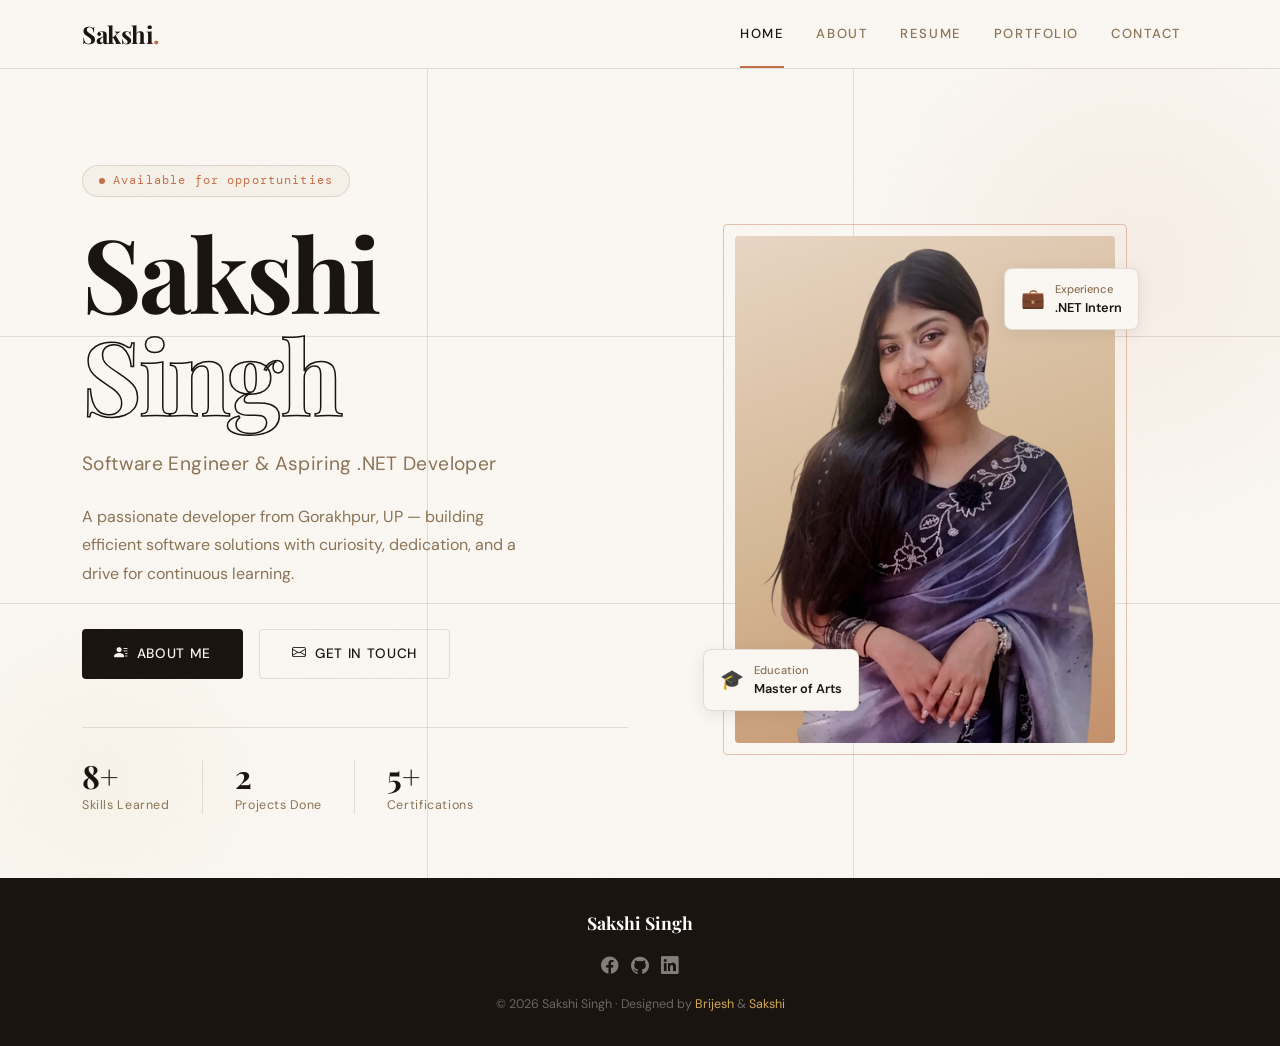
<file: index.html>
<!DOCTYPE html>
<html lang="en">
<head>
  <meta charset="UTF-8">
  <meta name="viewport" content="width=device-width, initial-scale=1.0">
  <title>Sakshi Singh — Portfolio</title>

  <!-- Fonts -->
  <link href="https://fonts.googleapis.com/css2?family=Playfair+Display:ital,wght@0,400;0,600;0,700;1,400&family=DM+Sans:wght@300;400;500;600&family=DM+Mono:wght@400;500&display=swap" rel="stylesheet">

  <!-- Bootstrap -->
  <link href="https://cdn.jsdelivr.net/npm/bootstrap@5.3.3/dist/css/bootstrap.min.css" rel="stylesheet">
  <link href="https://cdn.jsdelivr.net/npm/bootstrap-icons@1.11.3/font/bootstrap-icons.css" rel="stylesheet">

  <!-- Custom CSS -->
  <link rel="stylesheet" href="style.css">
</head>
<body>

<!-- NAVBAR -->
<nav class="navbar navbar-expand-xl">
  <div class="container">
    <a class="navbar-brand" href="index.html">
      Sakshi<span>.</span>
    </a>

    <button class="navbar-toggler" type="button" data-bs-toggle="collapse" data-bs-target="#navMenu">
      <i class="bi bi-list" style="color:var(--ink);font-size:1.4rem;"></i>
    </button>

    <div class="collapse navbar-collapse" id="navMenu">
      <ul class="navbar-nav ms-auto align-items-xl-center">
        <li class="nav-item"><a class="nav-link active" href="index.html">Home</a></li>
        <li class="nav-item"><a class="nav-link" href="about.html">About</a></li>
        <li class="nav-item"><a class="nav-link" href="resume.html">Resume</a></li>
        <li class="nav-item"><a class="nav-link" href="portfolio.html">Portfolio</a></li>
        <li class="nav-item"><a class="nav-link" href="contact.html">Contact</a></li>
      </ul>
    </div>
  </div>
</nav>

<!-- HOME -->
<div id="home" class="page active">
  <section class="hero">
    
    <div class="hero-bg-circle c1"></div>
    <div class="hero-bg-circle c2"></div>

    <div class="hero-grid-line v l1"></div>
    <div class="hero-grid-line v l2"></div>
    <div class="hero-grid-line h t1"></div>
    <div class="hero-grid-line h t2"></div>

    <div class="container">
      <div class="row align-items-center gy-5">

        <!-- LEFT -->
        <div class="col-lg-6">
          <div class="hero-tag">Available for opportunities</div>

          <h1 class="hero-name">
            Sakshi
            <span class="outline">Singh</span>
          </h1>

          <p class="hero-role">
            Software Engineer &amp; Aspiring .NET Developer
          </p>

          <p class="hero-desc">
            A passionate developer from Gorakhpur, UP — building efficient software solutions with curiosity, dedication, and a drive for continuous learning.
          </p>

          <div class="hero-ctas">
            <a class="btn-primary-custom" href="about.html">
              <i class="bi bi-person-lines-fill"></i> About Me
            </a>

            <a class="btn-outline-custom" href="contact.html">
              <i class="bi bi-envelope"></i> Get in Touch
            </a>
          </div>

          <div class="hero-stats">
            <div>
              <div class="hero-stat-num">8+</div>
              <div class="hero-stat-label">Skills Learned</div>
            </div>

            <div style="width:1px;background:var(--border);"></div>

            <div>
              <div class="hero-stat-num">2</div>
              <div class="hero-stat-label">Projects Done</div>
            </div>

            <div style="width:1px;background:var(--border);"></div>

            <div>
              <div class="hero-stat-num">5+</div>
              <div class="hero-stat-label">Certifications</div>
            </div>
          </div>
        </div>

        <!-- RIGHT -->
        <div class="col-lg-6 d-flex justify-content-center">
          <div class="hero-image-wrap">

            <div class="hero-image-frame">
              <div class="hero-image-bg">
                <img src="img/profile-img.png" alt="Sakshi" class="hero-img">
              </div>
            </div>

            <div class="hero-badge b1">
              <span class="badge-icon">🎓</span>
              <div>
                <div style="font-size:0.7rem;color:var(--muted);">Education</div>
                <div style="font-weight:600;">Master of Arts</div>
              </div>
            </div>

            <div class="hero-badge b2">
              <span class="badge-icon">💼</span>
              <div>
                <div style="font-size:0.7rem;color:var(--muted);">Experience</div>
                <div style="font-weight:600;">.NET Intern</div>
              </div>
            </div>

          </div>
        </div>

      </div>
    </div>
  </section>

  <!-- FOOTER -->
  <footer>
    <div class="container">
      <div class="footer-name">Sakshi Singh</div>

      <div class="footer-social">
        <a href="https://www.facebook.com/brijeshchaudhary13/" target="_blank">
          <i class="bi bi-facebook"></i>
        </a>
        <a href="https://github.com/brijeshchaudhary13" target="_blank">
          <i class="bi bi-github"></i>
        </a>
        <a href="https://www.linkedin.com/in/brijeshchaudhary13/" target="_blank">
          <i class="bi bi-linkedin"></i>
        </a>
      </div>

      <div class="footer-credits">
        © 2026 Sakshi Singh · Designed by
        <a href="https://brijeshchaudhary13.github.io/brijesh-portfolio/" target="_blank">Brijesh</a> &amp;
        <a href="https://brijeshchaudhary13.github.io/brijesh-portfolio/" target="_blank">Sakshi</a>
      </div>
    </div>
  </footer>
</div>

<!-- Bootstrap JS -->
<script src="https://cdn.jsdelivr.net/npm/bootstrap@5.3.3/dist/js/bootstrap.bundle.min.js"></script>

</body>
</html>
</file>
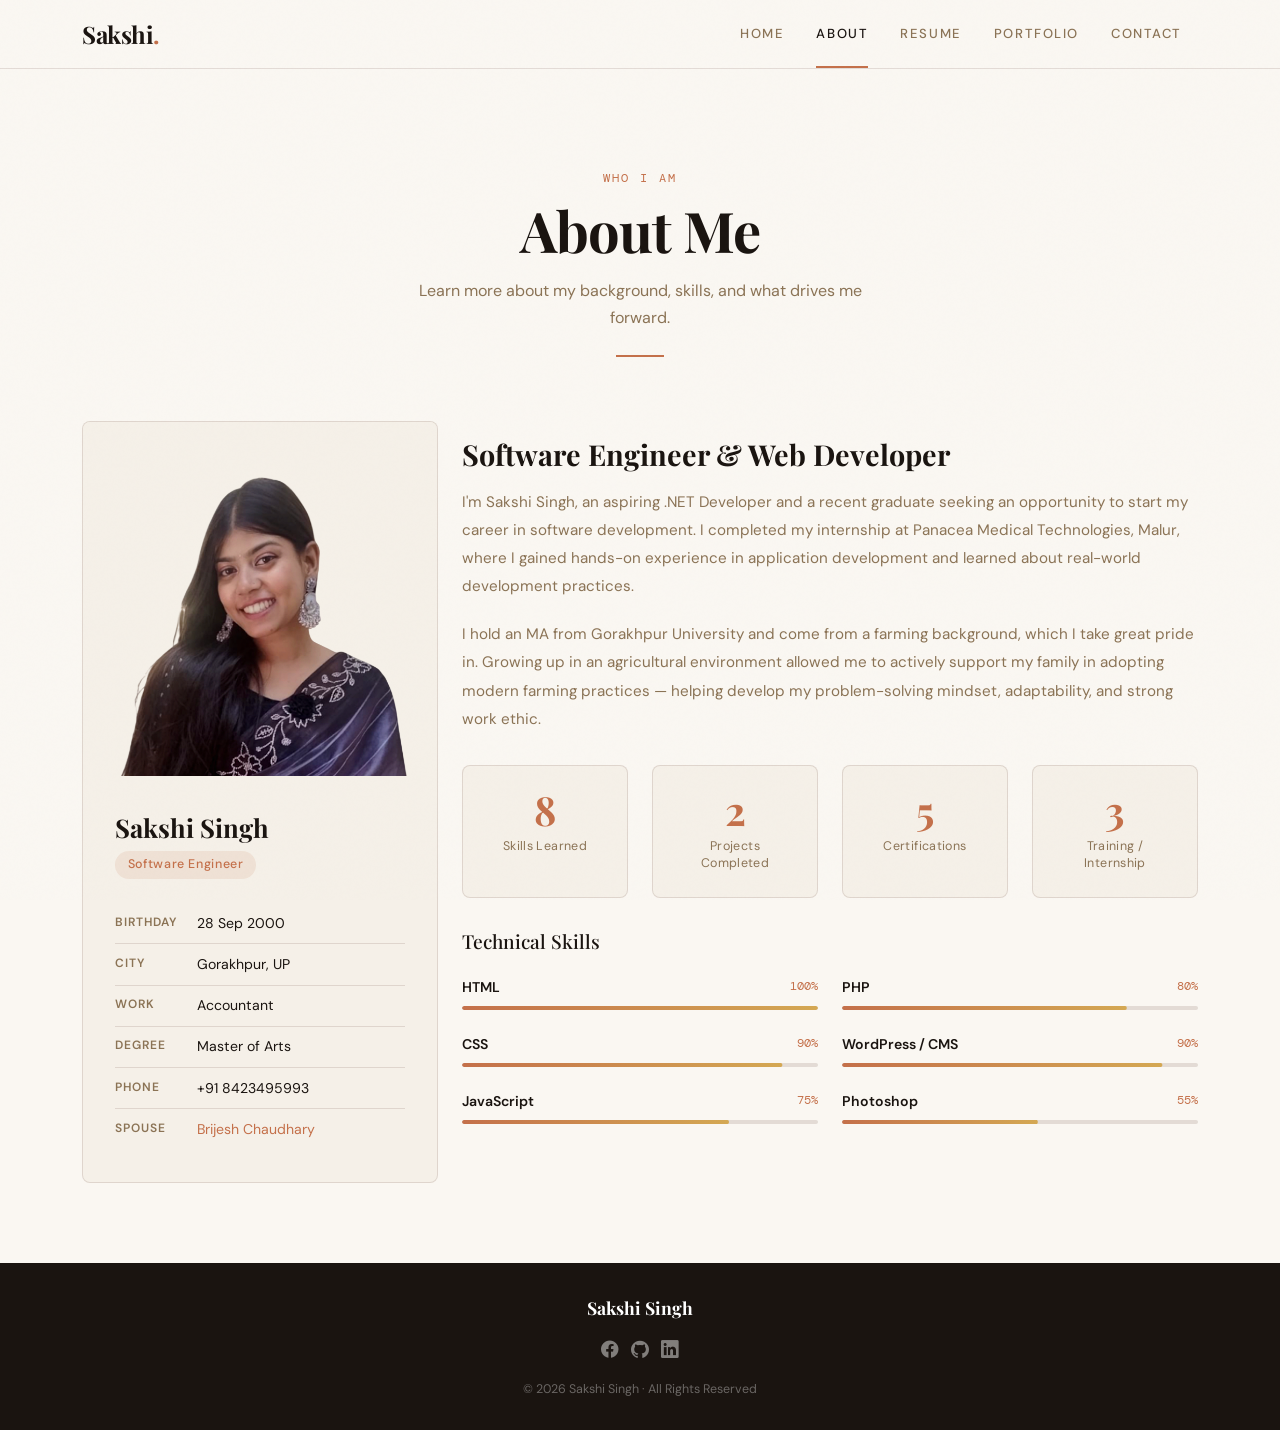
<file: about.html>
<!DOCTYPE html>
<html lang="en">
<head>
  <meta charset="UTF-8">
  <meta name="viewport" content="width=device-width, initial-scale=1.0">
  <title>About — Sakshi Singh</title>

  <!-- Fonts -->
  <link href="https://fonts.googleapis.com/css2?family=Playfair+Display:ital,wght@0,400;0,600;0,700;1,400&family=DM+Sans:wght@300;400;500;600&family=DM+Mono:wght@400;500&display=swap" rel="stylesheet">

  <!-- Bootstrap -->
  <link href="https://cdn.jsdelivr.net/npm/bootstrap@5.3.3/dist/css/bootstrap.min.css" rel="stylesheet">
  <link href="https://cdn.jsdelivr.net/npm/bootstrap-icons@1.11.3/font/bootstrap-icons.css" rel="stylesheet">

  <!-- Custom CSS -->
  <link rel="stylesheet" href="style.css">
</head>
<body>

<!-- NAVBAR -->
<nav class="navbar navbar-expand-xl">
  <div class="container">
    <a class="navbar-brand" href="index.html">
      Sakshi<span>.</span>
    </a>

    <button class="navbar-toggler" type="button" data-bs-toggle="collapse" data-bs-target="#navMenu">
      <i class="bi bi-list" style="color:var(--ink);font-size:1.4rem;"></i>
    </button>

    <div class="collapse navbar-collapse" id="navMenu">
      <ul class="navbar-nav ms-auto align-items-xl-center">
        <li class="nav-item"><a class="nav-link" href="index.html">Home</a></li>
        <li class="nav-item"><a class="nav-link active" href="about.html">About</a></li>
        <li class="nav-item"><a class="nav-link" href="resume.html">Resume</a></li>
        <li class="nav-item"><a class="nav-link" href="portfolio.html">Portfolio</a></li>
        <li class="nav-item"><a class="nav-link" href="contact.html">Contact</a></li>
      </ul>
    </div>
  </div>
</nav>

<!-- ABOUT -->
<div id="about" class="page active">
  <div class="about-wrap">
    <div class="container">

      <!-- SECTION HEADER -->
      <div class="section-header">
        <span class="section-label">Who I Am</span>
        <h2 class="section-title">About Me</h2>
        <p class="section-sub">
          Learn more about my background, skills, and what drives me forward.
        </p>
        <div class="section-line"></div>
      </div>

      <div class="row gy-4">

        <!-- LEFT CARD -->
        <div class="col-lg-4">
          <div class="about-card">

            <div class="about-photo-area">
              <img src="./img/profile-img.png" alt="Sakshi Singh" class="about-avatar-img">
            </div>

            <div class="about-info">
              <div class="about-name">Sakshi Singh</div>
              <span class="about-role-badge">Software Engineer</span>

              <div class="about-detail-row">
                <span class="about-detail-key">Birthday</span>
                <span class="about-detail-val">28 Sep 2000</span>
              </div>

              <div class="about-detail-row">
                <span class="about-detail-key">City</span>
                <span class="about-detail-val">Gorakhpur, UP</span>
              </div>

              <div class="about-detail-row">
                <span class="about-detail-key">Work</span>
                <span class="about-detail-val">Accountant</span>
              </div>

              <div class="about-detail-row">
                <span class="about-detail-key">Degree</span>
                <span class="about-detail-val">Master of Arts</span>
              </div>

              <div class="about-detail-row">
                <span class="about-detail-key">Phone</span>
                <span class="about-detail-val">+91 8423495993</span>
              </div>

              <div class="about-detail-row">
                <span class="about-detail-key">Spouse</span>
                <span class="about-detail-val">
                  <a href="https://brijeshchaudhary13.github.io/brijesh-portfolio/" target="_blank" style="color:var(--terracotta);text-decoration:none;">
                    Brijesh Chaudhary
                  </a>
                </span>
              </div>
            </div>

          </div>
        </div>

        <!-- RIGHT CONTENT -->
        <div class="col-lg-8">
          <div class="about-main">

            <h3 class="about-heading">
              Software Engineer &amp; Web Developer
            </h3>

            <p class="about-text">
              I'm Sakshi Singh, an aspiring .NET Developer and a recent graduate seeking an opportunity to start my career in software development. I completed my internship at Panacea Medical Technologies, Malur, where I gained hands-on experience in application development and learned about real-world development practices.
            </p>

            <p class="about-text">
              I hold an MA from Gorakhpur University and come from a farming background, which I take great pride in. Growing up in an agricultural environment allowed me to actively support my family in adopting modern farming practices — helping develop my problem-solving mindset, adaptability, and strong work ethic.
            </p>

            <!-- STATS -->
            <div class="stats-row">
              <div class="stat-box">
                <div class="stat-number">8</div>
                <div class="stat-label">Skills Learned</div>
              </div>

              <div class="stat-box">
                <div class="stat-number">2</div>
                <div class="stat-label">Projects Completed</div>
              </div>

              <div class="stat-box">
                <div class="stat-number">5</div>
                <div class="stat-label">Certifications</div>
              </div>

              <div class="stat-box">
                <div class="stat-number">3</div>
                <div class="stat-label">Training / Internship</div>
              </div>
            </div>

            <!-- SKILLS -->
            <h4 style="font-family:'Playfair Display',serif;font-size:1.2rem;margin-bottom:1.5rem;color:var(--ink);">
              Technical Skills
            </h4>

            <div class="row">

              <!-- LEFT SKILLS -->
              <div class="col-md-6">

                <div class="skill-item">
                  <div class="skill-header">
                    <span class="skill-name">HTML</span>
                    <span class="skill-pct">100%</span>
                  </div>
                  <div class="skill-bar">
                    <div class="skill-fill" style="transform: scaleX(1);"></div>
                  </div>
                </div>

                <div class="skill-item">
                  <div class="skill-header">
                    <span class="skill-name">CSS</span>
                    <span class="skill-pct">90%</span>
                  </div>
                  <div class="skill-bar">
                    <div class="skill-fill" style="transform: scaleX(0.9);"></div>
                  </div>
                </div>

                <div class="skill-item">
                  <div class="skill-header">
                    <span class="skill-name">JavaScript</span>
                    <span class="skill-pct">75%</span>
                  </div>
                  <div class="skill-bar">
                    <div class="skill-fill" style="transform: scaleX(0.75);"></div>
                  </div>
                </div>

              </div>

              <!-- RIGHT SKILLS -->
              <div class="col-md-6">

                <div class="skill-item">
                  <div class="skill-header">
                    <span class="skill-name">PHP</span>
                    <span class="skill-pct">80%</span>
                  </div>
                  <div class="skill-bar">
                    <div class="skill-fill" style="transform: scaleX(0.8);"></div>
                  </div>
                </div>

                <div class="skill-item">
                  <div class="skill-header">
                    <span class="skill-name">WordPress / CMS</span>
                    <span class="skill-pct">90%</span>
                  </div>
                  <div class="skill-bar">
                    <div class="skill-fill" style="transform: scaleX(0.9);"></div>
                  </div>
                </div>

                <div class="skill-item">
                  <div class="skill-header">
                    <span class="skill-name">Photoshop</span>
                    <span class="skill-pct">55%</span>
                  </div>
                  <div class="skill-bar">
                    <div class="skill-fill" style="transform: scaleX(0.55);"></div>
                  </div>
                </div>

              </div>

            </div>

          </div>
        </div>

      </div>
    </div>
  </div>

  <!-- FOOTER -->
  <footer>
    <div class="container">
      <div class="footer-name">Sakshi Singh</div>

      <div class="footer-social">
        <a href="https://www.facebook.com/brijeshchaudhary13/" target="_blank">
          <i class="bi bi-facebook"></i>
        </a>
        <a href="https://github.com/brijeshchaudhary13" target="_blank">
          <i class="bi bi-github"></i>
        </a>
        <a href="https://www.linkedin.com/in/brijeshchaudhary13/" target="_blank">
          <i class="bi bi-linkedin"></i>
        </a>
      </div>

      <div class="footer-credits">
        © 2026 Sakshi Singh · All Rights Reserved
      </div>
    </div>
  </footer>
</div>

<!-- Bootstrap JS -->
<script src="https://cdn.jsdelivr.net/npm/bootstrap@5.3.3/dist/js/bootstrap.bundle.min.js"></script>

</body>
</html>
</file>
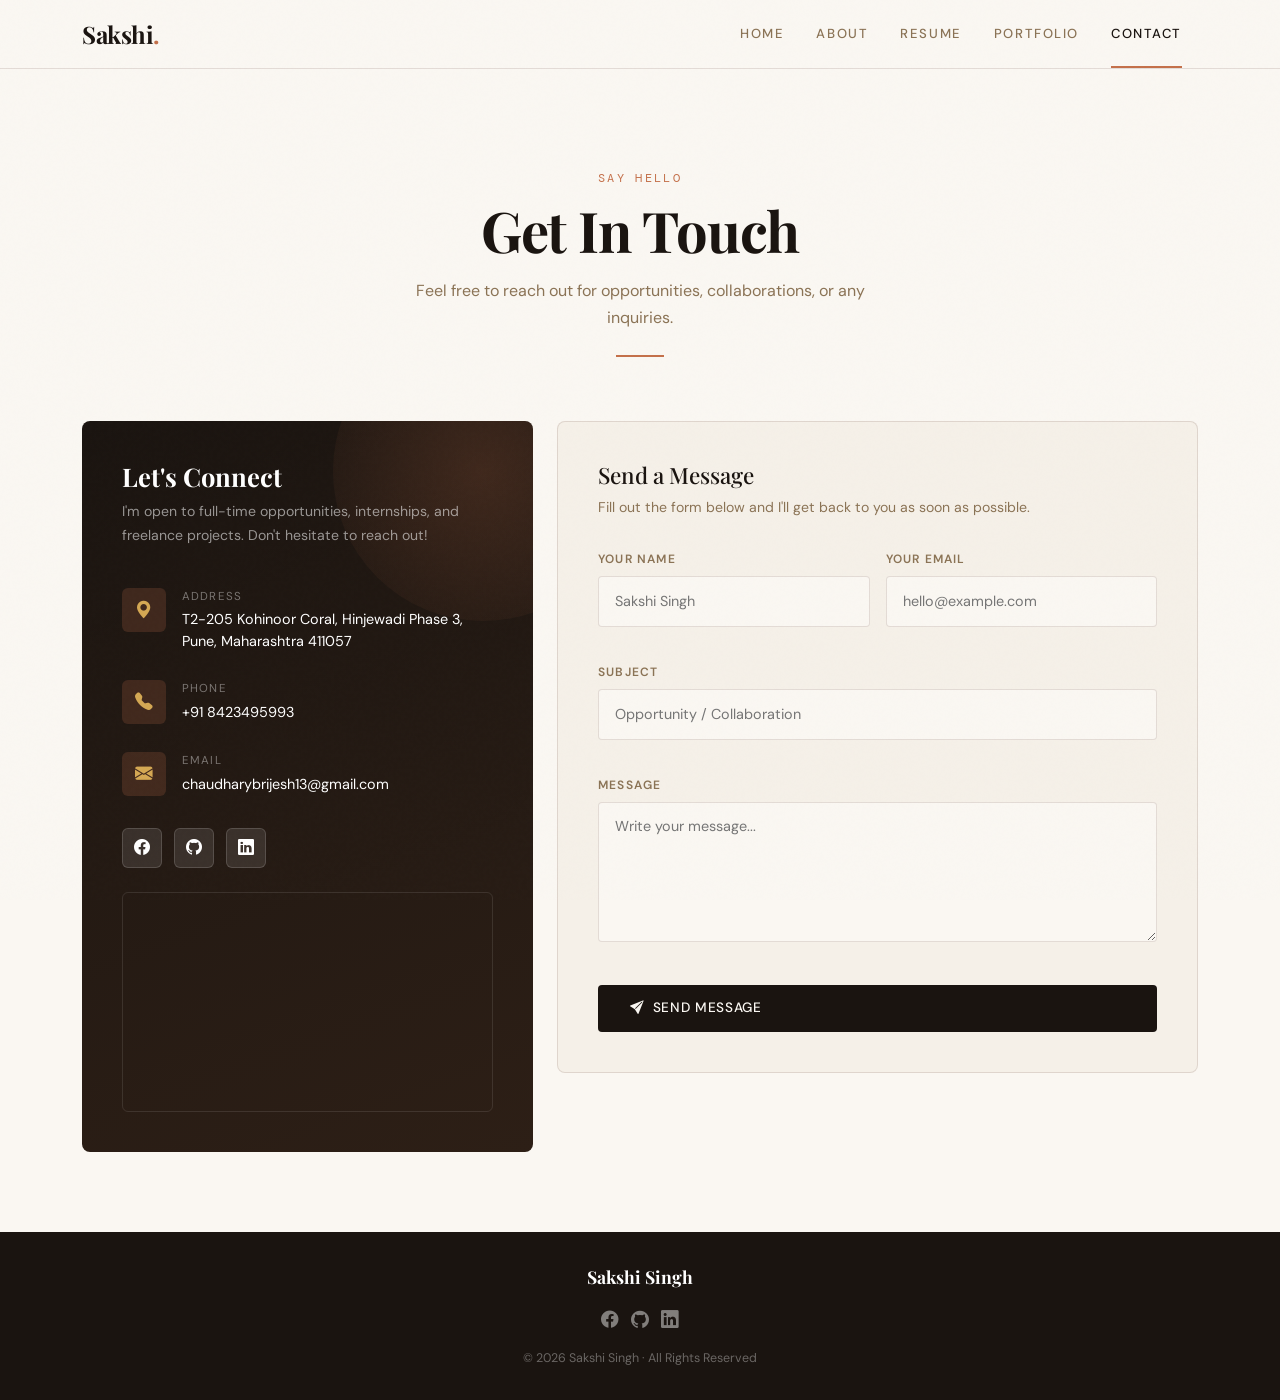
<file: contact.html>
<!DOCTYPE html>
<html lang="en">
<head>
  <meta charset="UTF-8">
  <meta name="viewport" content="width=device-width, initial-scale=1.0">
  <title>Contact — Sakshi Singh</title>

  <!-- Fonts -->
  <link href="https://fonts.googleapis.com/css2?family=Playfair+Display:ital,wght@0,400;0,600;0,700;1,400&family=DM+Sans:wght@300;400;500;600&family=DM+Mono:wght@400;500&display=swap" rel="stylesheet">

  <!-- Bootstrap -->
  <link href="https://cdn.jsdelivr.net/npm/bootstrap@5.3.3/dist/css/bootstrap.min.css" rel="stylesheet">
  <link href="https://cdn.jsdelivr.net/npm/bootstrap-icons@1.11.3/font/bootstrap-icons.css" rel="stylesheet">

  <!-- Custom CSS -->
  <link rel="stylesheet" href="style.css">
</head>
<body>

<!-- NAVBAR -->
<nav class="navbar navbar-expand-xl">
  <div class="container">
    <a class="navbar-brand" href="index.html">
      Sakshi<span>.</span>
    </a>

    <button class="navbar-toggler" type="button" data-bs-toggle="collapse" data-bs-target="#navMenu">
      <i class="bi bi-list" style="color:var(--ink);font-size:1.4rem;"></i>
    </button>

    <div class="collapse navbar-collapse" id="navMenu">
      <ul class="navbar-nav ms-auto align-items-xl-center">
        <li class="nav-item"><a class="nav-link" href="index.html">Home</a></li>
        <li class="nav-item"><a class="nav-link" href="about.html">About</a></li>
        <li class="nav-item"><a class="nav-link" href="resume.html">Resume</a></li>
        <li class="nav-item"><a class="nav-link" href="portfolio.html">Portfolio</a></li>
        <li class="nav-item"><a class="nav-link active" href="contact.html">Contact</a></li>
      </ul>
    </div>
  </div>
</nav>

<!-- CONTACT -->
<div id="contact" class="page active">
  <div class="contact-wrap">
    <div class="container">

      <!-- HEADER -->
      <div class="section-header">
        <span class="section-label">Say Hello</span>
        <h2 class="section-title">Get In Touch</h2>
        <p class="section-sub">
          Feel free to reach out for opportunities, collaborations, or any inquiries.
        </p>
        <div class="section-line"></div>
      </div>

      <div class="row gy-4">

        <!-- LEFT -->
        <div class="col-lg-5">
          <div class="contact-info-card">

            <h3 class="contact-info-title">Let's Connect</h3>
            <p class="contact-info-sub">
              I'm open to full-time opportunities, internships, and freelance projects. Don't hesitate to reach out!
            </p>

            <div class="contact-detail">
              <div class="contact-icon"><i class="bi bi-geo-alt-fill"></i></div>
              <div>
                <div class="contact-detail-label">Address</div>
                <div class="contact-detail-val">
                  T2-205 Kohinoor Coral, Hinjewadi Phase 3,<br>
                  Pune, Maharashtra 411057
                </div>
              </div>
            </div>

            <div class="contact-detail">
              <div class="contact-icon"><i class="bi bi-telephone-fill"></i></div>
              <div>
                <div class="contact-detail-label">Phone</div>
                <div class="contact-detail-val">+91 8423495993</div>
              </div>
            </div>

            <div class="contact-detail">
              <div class="contact-icon"><i class="bi bi-envelope-fill"></i></div>
              <div>
                <div class="contact-detail-label">Email</div>
                <div class="contact-detail-val">chaudharybrijesh13@gmail.com</div>
              </div>
            </div>

            <!-- SOCIAL -->
            <div class="contact-socials">
              <a href="https://www.facebook.com/brijeshchaudhary13/" target="_blank" class="social-btn">
                <i class="bi bi-facebook"></i>
              </a>
              <a href="https://github.com/brijeshchaudhary13" target="_blank" class="social-btn">
                <i class="bi bi-github"></i>
              </a>
              <a href="https://www.linkedin.com/in/brijeshchaudhary13/" target="_blank" class="social-btn">
                <i class="bi bi-linkedin"></i>
              </a>
            </div>

            <!-- MAP -->
            <div class="map-embed">
              <iframe src="https://www.google.com/maps/embed?pb=!1m18!1m12!1m3!1d3781.6657696138495!2d73.68004627488715!3d18.589101182517766!2m3!1f0!2f0!3f0!3m2!1i1024!2i768!4f13.1!3m3!1m2!1s0x3bc2bbf820e8b74f%3A0xcebbd7df0cc1e70!2sKohinoor%20Coral%20Hinjawadi!5e0!3m2!1sen!2sin!4v1773560040699!5m2!1sen!2sin"
                allowfullscreen="" loading="lazy"></iframe>
            </div>

          </div>
        </div>

        <!-- RIGHT -->
        <div class="col-lg-7">
          <div class="contact-form-card">

            <!-- FORM -->
            <div id="formArea">
              <h4 style="font-family:'Playfair Display',serif;font-size:1.4rem;color:var(--ink);margin-bottom:0.5rem;">
                Send a Message
              </h4>

              <p style="font-size:0.88rem;color:var(--muted);margin-bottom:2rem;">
                Fill out the form below and I'll get back to you as soon as possible.
              </p>

              <div class="row g-3">
                <div class="col-md-6">
                  <label class="form-label-custom">Your Name</label>
                  <input type="text" class="form-control-custom" id="cName" placeholder="Sakshi Singh">
                </div>

                <div class="col-md-6">
                  <label class="form-label-custom">Your Email</label>
                  <input type="email" class="form-control-custom" id="cEmail" placeholder="hello@example.com">
                </div>

                <div class="col-12">
                  <label class="form-label-custom">Subject</label>
                  <input type="text" class="form-control-custom" id="cSubject" placeholder="Opportunity / Collaboration">
                </div>

                <div class="col-12">
                  <label class="form-label-custom">Message</label>
                  <textarea class="form-control-custom" id="cMessage" placeholder="Write your message..."></textarea>
                </div>

                <div class="col-12">
                  <button class="btn-primary-custom w-100" onclick="submitForm()">
                    <i class="bi bi-send-fill"></i> Send Message
                  </button>
                </div>
              </div>
            </div>

            <!-- SUCCESS -->
            <div class="form-success" id="formSuccess">
              <i class="bi bi-check-circle-fill"></i>
              <h5 style="font-family:'Playfair Display',serif;font-size:1.3rem;color:var(--ink);margin-bottom:0.5rem;">
                Message Sent!
              </h5>
              <p>Thank you for reaching out. I'll get back to you shortly.</p>

              <button class="btn-outline-custom mt-3" onclick="resetForm()">
                Send Another
              </button>
            </div>

          </div>
        </div>

      </div>
    </div>
  </div>

  <!-- FOOTER -->
  <footer>
    <div class="container">
      <div class="footer-name">Sakshi Singh</div>

      <div class="footer-social">
        <a href="#"><i class="bi bi-facebook"></i></a>
        <a href="#"><i class="bi bi-github"></i></a>
        <a href="#"><i class="bi bi-linkedin"></i></a>
      </div>

      <div class="footer-credits">
        © 2026 Sakshi Singh · All Rights Reserved
      </div>
    </div>
  </footer>
</div>

<!-- JS -->
<script>
function submitForm(){
  document.getElementById('formArea').style.display='none';
  document.getElementById('formSuccess').style.display='block';
}

function resetForm(){
  document.getElementById('formArea').style.display='block';
  document.getElementById('formSuccess').style.display='none';
}
</script>

<!-- Bootstrap -->
<script src="https://cdn.jsdelivr.net/npm/bootstrap@5.3.3/dist/js/bootstrap.bundle.min.js"></script>

</body>
</html>
</file>
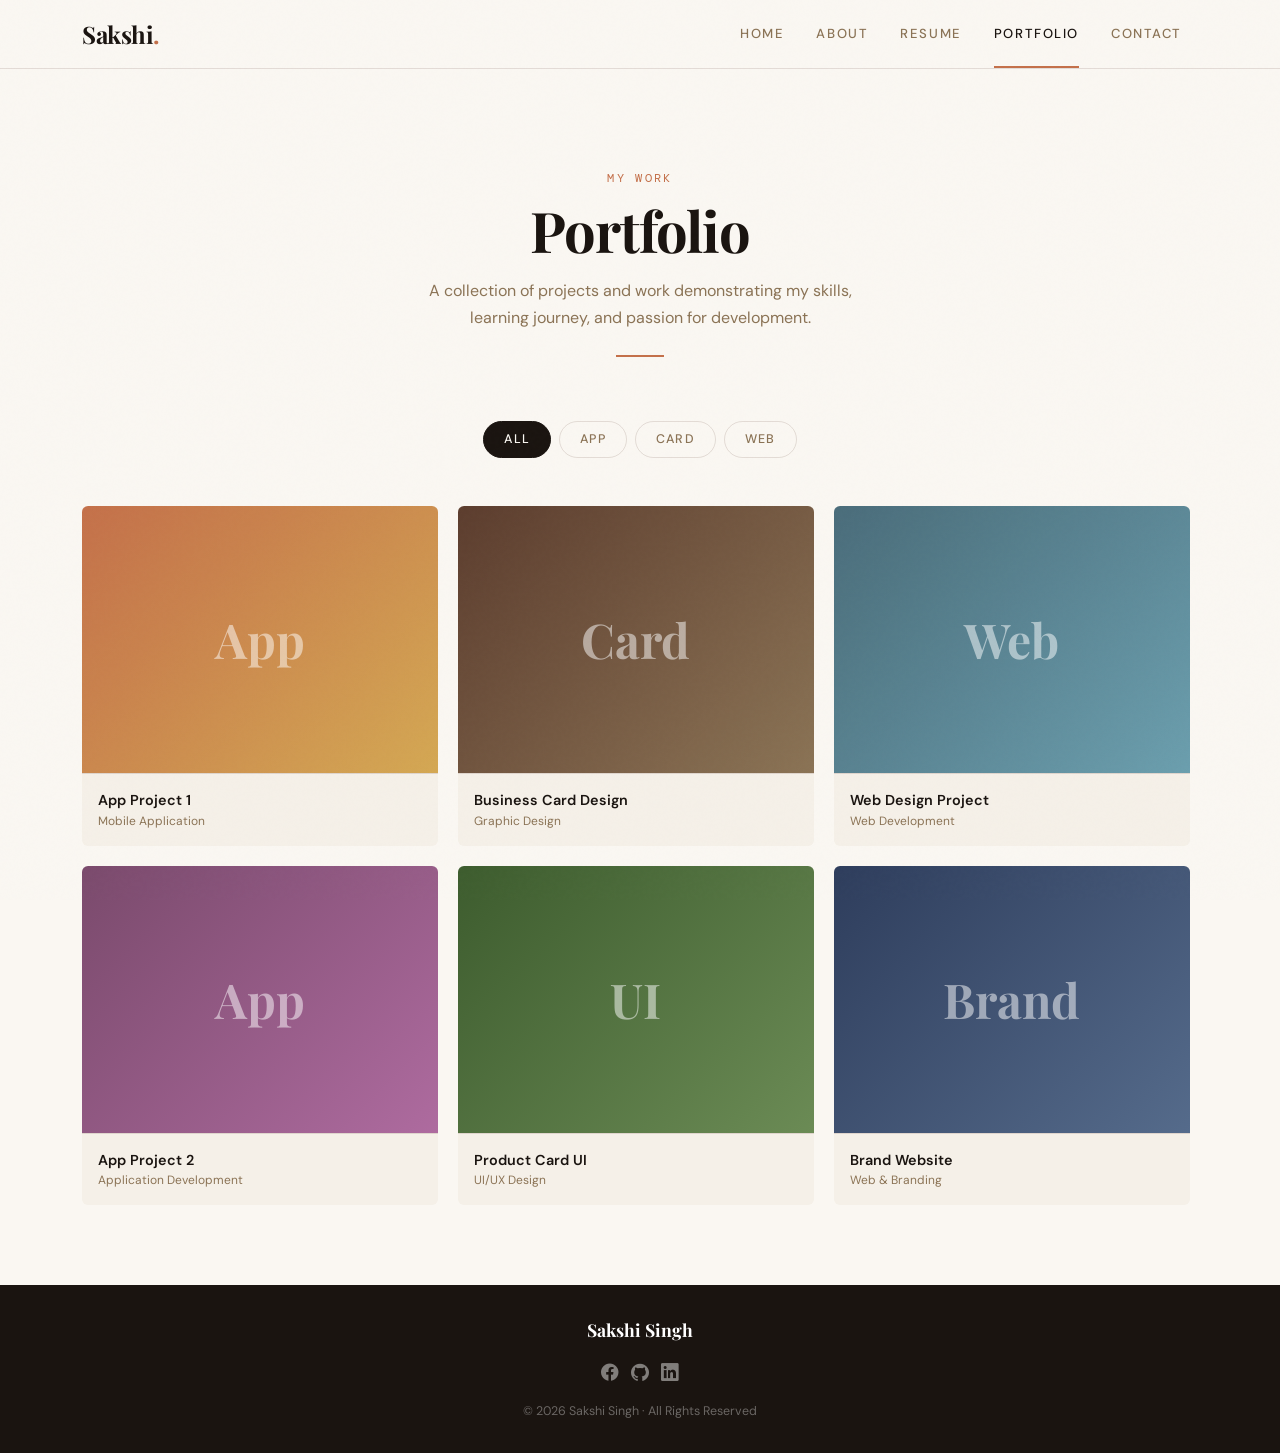
<file: portfolio.html>
<!DOCTYPE html>
<html lang="en">
<head>
  <meta charset="UTF-8">
  <meta name="viewport" content="width=device-width, initial-scale=1.0">
  <title>Portfolio — Sakshi Singh</title>

  <!-- Fonts -->
  <link href="https://fonts.googleapis.com/css2?family=Playfair+Display:ital,wght@0,400;0,600;0,700;1,400&family=DM+Sans:wght@300;400;500;600&family=DM+Mono:wght@400;500&display=swap" rel="stylesheet">

  <!-- Bootstrap -->
  <link href="https://cdn.jsdelivr.net/npm/bootstrap@5.3.3/dist/css/bootstrap.min.css" rel="stylesheet">
  <link href="https://cdn.jsdelivr.net/npm/bootstrap-icons@1.11.3/font/bootstrap-icons.css" rel="stylesheet">

  <!-- Custom CSS -->
  <link rel="stylesheet" href="style.css">
</head>
<body>

<!-- NAVBAR -->
<nav class="navbar navbar-expand-xl">
  <div class="container">
    <a class="navbar-brand" href="index.html">
      Sakshi<span>.</span>
    </a>

    <button class="navbar-toggler" type="button" data-bs-toggle="collapse" data-bs-target="#navMenu">
      <i class="bi bi-list" style="color:var(--ink);font-size:1.4rem;"></i>
    </button>

    <div class="collapse navbar-collapse" id="navMenu">
      <ul class="navbar-nav ms-auto align-items-xl-center">
        <li class="nav-item"><a class="nav-link" href="index.html">Home</a></li>
        <li class="nav-item"><a class="nav-link" href="about.html">About</a></li>
        <li class="nav-item"><a class="nav-link" href="resume.html">Resume</a></li>
        <li class="nav-item"><a class="nav-link active" href="portfolio.html">Portfolio</a></li>
        <li class="nav-item"><a class="nav-link" href="contact.html">Contact</a></li>
      </ul>
    </div>
  </div>
</nav>

<!-- PORTFOLIO -->
<div id="portfolio" class="page active">
  <div class="portfolio-wrap">
    <div class="container">

      <!-- HEADER -->
      <div class="section-header">
        <span class="section-label">My Work</span>
        <h2 class="section-title">Portfolio</h2>
        <p class="section-sub">
          A collection of projects and work demonstrating my skills, learning journey, and passion for development.
        </p>
        <div class="section-line"></div>
      </div>

      <!-- FILTER -->
      <div class="filter-btns">
        <button class="filter-btn active" onclick="filterPortfolio('*',this)">All</button>
        <button class="filter-btn" onclick="filterPortfolio('app',this)">App</button>
        <button class="filter-btn" onclick="filterPortfolio('product',this)">Card</button>
        <button class="filter-btn" onclick="filterPortfolio('branding',this)">Web</button>
      </div>

      <!-- GRID -->
      <div class="portfolio-grid" id="portfolioGrid">

        <!-- ITEM 1 -->
        <div class="portfolio-item" data-cat="app" onclick="openModal('App Project 1','app','A modern mobile application built with a focus on user experience and performance.','Mobile App Development','Personal','2024','In Progress')">
          <div class="portfolio-thumb t1">App</div>
          <div class="portfolio-overlay">
            <div class="portfolio-overlay-cat">App</div>
            <div class="portfolio-overlay-title">App Project 1</div>
            <button class="portfolio-overlay-btn">View Details</button>
          </div>
          <div class="portfolio-info-bar">
            <div class="portfolio-item-title">App Project 1</div>
            <div class="portfolio-item-cat">Mobile Application</div>
          </div>
        </div>

        <!-- ITEM 2 -->
        <div class="portfolio-item" data-cat="product" onclick="openModal('Business Card Design','product','Professional business card design showcasing brand identity and graphic design skills.','Graphic Design','Client Project','2023','Completed')">
          <div class="portfolio-thumb t2">Card</div>
          <div class="portfolio-overlay">
            <div class="portfolio-overlay-cat">Card</div>
            <div class="portfolio-overlay-title">Business Card Design</div>
            <button class="portfolio-overlay-btn">View Details</button>
          </div>
          <div class="portfolio-info-bar">
            <div class="portfolio-item-title">Business Card Design</div>
            <div class="portfolio-item-cat">Graphic Design</div>
          </div>
        </div>

        <!-- ITEM 3 -->
        <div class="portfolio-item" data-cat="branding" onclick="openModal('Web Design Project','branding','Responsive web design project built with HTML, CSS, and JavaScript.','Web Development','Academic','2024','Completed')">
          <div class="portfolio-thumb t3">Web</div>
          <div class="portfolio-overlay">
            <div class="portfolio-overlay-cat">Web</div>
            <div class="portfolio-overlay-title">Web Design Project</div>
            <button class="portfolio-overlay-btn">View Details</button>
          </div>
          <div class="portfolio-info-bar">
            <div class="portfolio-item-title">Web Design Project</div>
            <div class="portfolio-item-cat">Web Development</div>
          </div>
        </div>

        <!-- ITEM 4 -->
        <div class="portfolio-item" data-cat="app" onclick="openModal('App Project 2','app','A utility application developed using .NET framework.','Application Development','Panacea Medical','2024','Completed')">
          <div class="portfolio-thumb t4">App</div>
          <div class="portfolio-overlay">
            <div class="portfolio-overlay-cat">App</div>
            <div class="portfolio-overlay-title">App Project 2</div>
            <button class="portfolio-overlay-btn">View Details</button>
          </div>
          <div class="portfolio-info-bar">
            <div class="portfolio-item-title">App Project 2</div>
            <div class="portfolio-item-cat">Application Development</div>
          </div>
        </div>

        <!-- ITEM 5 -->
        <div class="portfolio-item" data-cat="product" onclick="openModal('Product Card UI','product','UI design for e-commerce product cards.','UI/UX Design','Personal','2023','Completed')">
          <div class="portfolio-thumb t5">UI</div>
          <div class="portfolio-overlay">
            <div class="portfolio-overlay-cat">Card</div>
            <div class="portfolio-overlay-title">Product Card UI</div>
            <button class="portfolio-overlay-btn">View Details</button>
          </div>
          <div class="portfolio-info-bar">
            <div class="portfolio-item-title">Product Card UI</div>
            <div class="portfolio-item-cat">UI/UX Design</div>
          </div>
        </div>

        <!-- ITEM 6 -->
        <div class="portfolio-item" data-cat="branding" onclick="openModal('Brand Website','branding','Full website for a local business with responsive design.','Web & Branding','Local Business','2023','Completed')">
          <div class="portfolio-thumb t6">Brand</div>
          <div class="portfolio-overlay">
            <div class="portfolio-overlay-cat">Web</div>
            <div class="portfolio-overlay-title">Brand Website</div>
            <button class="portfolio-overlay-btn">View Details</button>
          </div>
          <div class="portfolio-info-bar">
            <div class="portfolio-item-title">Brand Website</div>
            <div class="portfolio-item-cat">Web & Branding</div>
          </div>
        </div>

      </div>
    </div>
  </div>

  <!-- FOOTER -->
  <footer>
    <div class="container">
      <div class="footer-name">Sakshi Singh</div>

      <div class="footer-social">
        <a href="#"><i class="bi bi-facebook"></i></a>
        <a href="#"><i class="bi bi-github"></i></a>
        <a href="#"><i class="bi bi-linkedin"></i></a>
      </div>

      <div class="footer-credits">
        © 2026 Sakshi Singh · All Rights Reserved
      </div>
    </div>
  </footer>
</div>

<!-- MODAL -->
<div class="modal-backdrop-custom" id="portfolioModal" onclick="closeModal(event)">
  <div class="modal-card">
    <button class="modal-close" onclick="closeModal()">
      <i class="bi bi-x"></i>
    </button>
    <div class="modal-thumb" id="modalThumb"></div>
    <div class="modal-body-content">
      <span class="modal-cat-tag" id="modalCat"></span>
      <h3 class="modal-proj-title" id="modalTitle"></h3>
      <p class="modal-proj-desc" id="modalDesc"></p>
      <div class="modal-meta" id="modalMeta"></div>
    </div>
  </div>
</div>

<!-- JS -->
<script>
function filterPortfolio(cat, btn){
  document.querySelectorAll('.filter-btn').forEach(b=>b.classList.remove('active'));
  btn.classList.add('active');

  document.querySelectorAll('.portfolio-item').forEach(item=>{
    if(cat==='*' || item.dataset.cat===cat){
      item.style.display='block';
    } else {
      item.style.display='none';
    }
  });
}

function openModal(title,cat,desc,tech,client,year,status){
  document.getElementById('portfolioModal').classList.add('open');
  document.getElementById('modalTitle').innerText=title;
  document.getElementById('modalCat').innerText=cat;
  document.getElementById('modalDesc').innerText=desc;

  document.getElementById('modalMeta').innerHTML = `
    <div class="modal-meta-item"><strong>Technology</strong>${tech}</div>
    <div class="modal-meta-item"><strong>Client</strong>${client}</div>
    <div class="modal-meta-item"><strong>Year</strong>${year}</div>
    <div class="modal-meta-item"><strong>Status</strong>${status}</div>
  `;
}

function closeModal(e){
  if(!e || e.target.id==='portfolioModal'){
    document.getElementById('portfolioModal').classList.remove('open');
  }
}
</script>

<!-- Bootstrap -->
<script src="https://cdn.jsdelivr.net/npm/bootstrap@5.3.3/dist/js/bootstrap.bundle.min.js"></script>

</body>
</html>
</file>
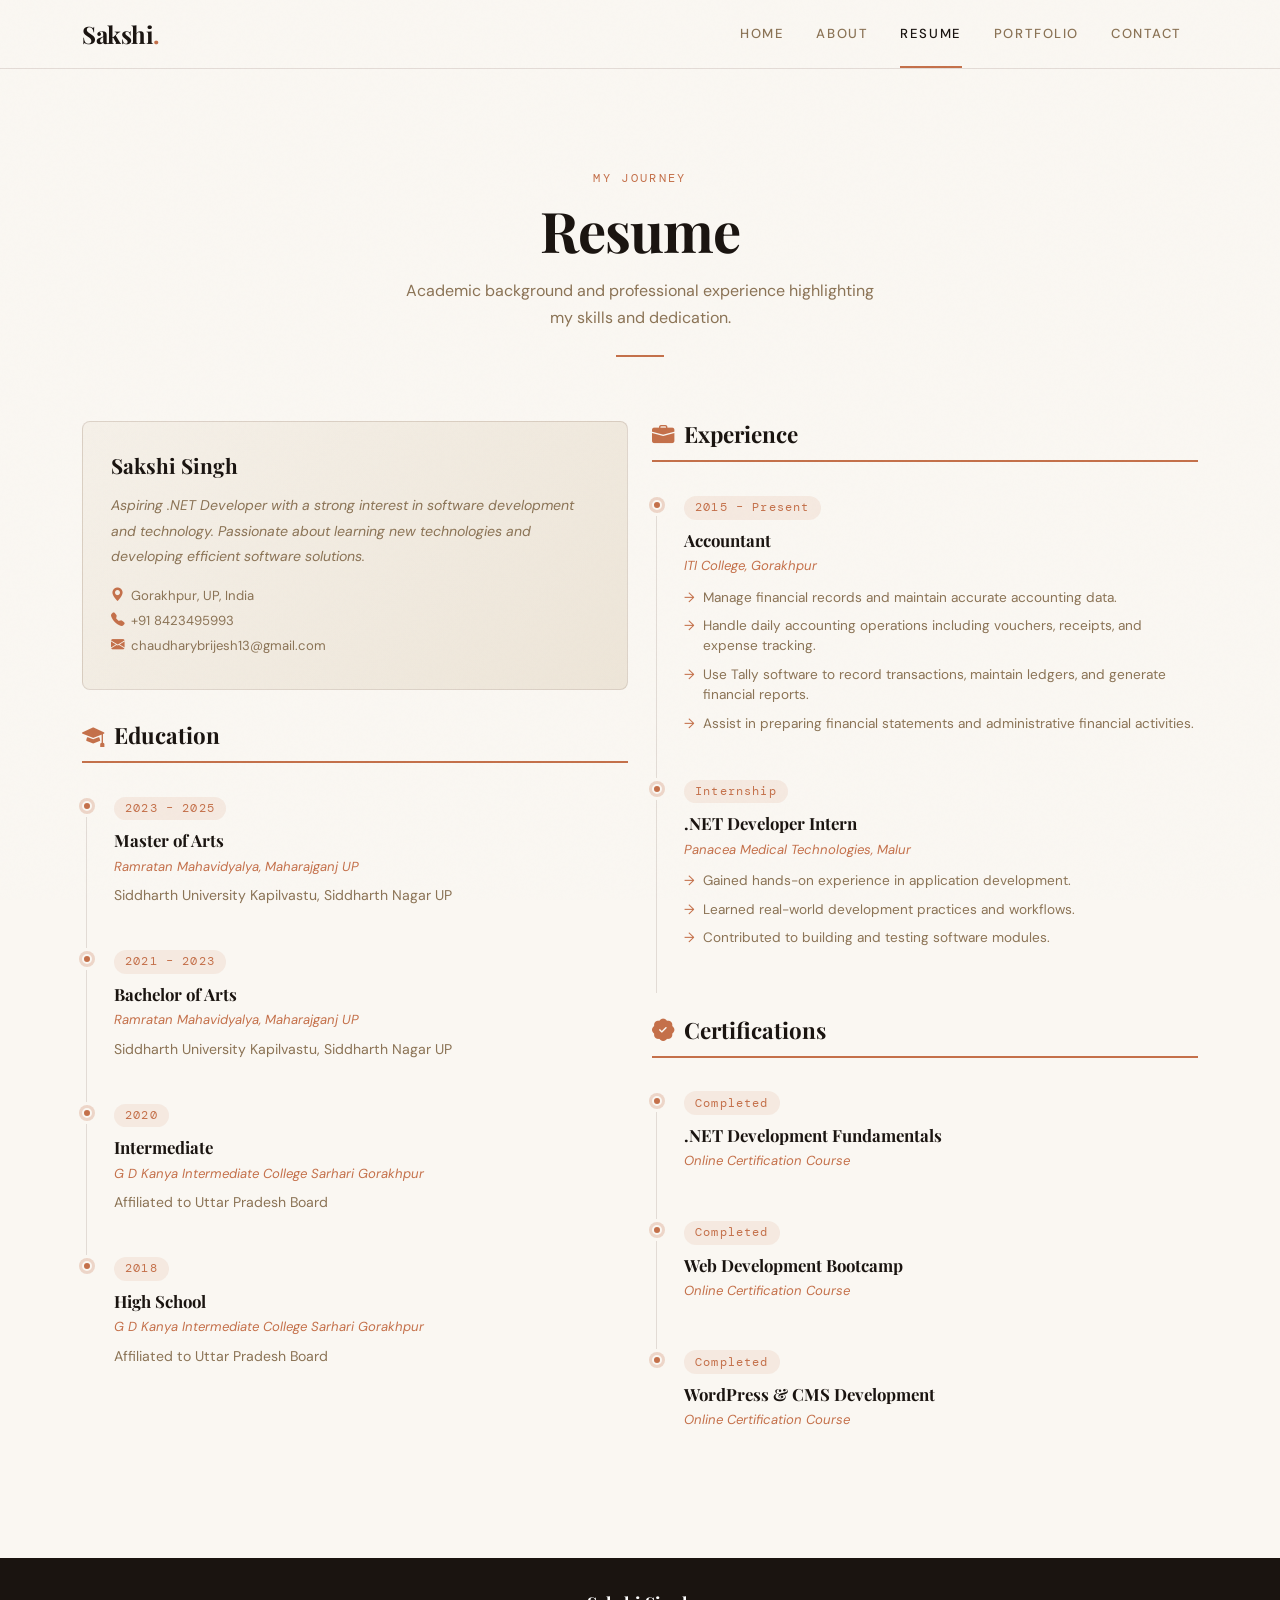
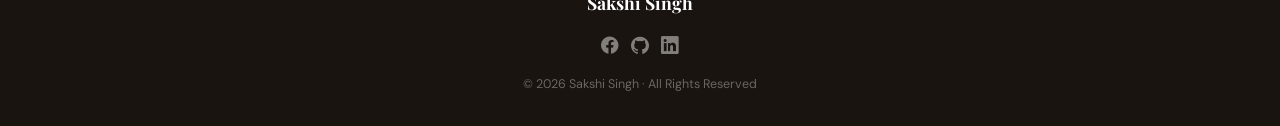
<file: resume.html>
<!DOCTYPE html>
<html lang="en">
<head>
  <meta charset="UTF-8">
  <meta name="viewport" content="width=device-width, initial-scale=1.0">
  <title>Resume — Sakshi Singh</title>

  <!-- Fonts -->
  <link href="https://fonts.googleapis.com/css2?family=Playfair+Display:ital,wght@0,400;0,600;0,700;1,400&family=DM+Sans:wght@300;400;500;600&family=DM+Mono:wght@400;500&display=swap" rel="stylesheet">

  <!-- Bootstrap -->
  <link href="https://cdn.jsdelivr.net/npm/bootstrap@5.3.3/dist/css/bootstrap.min.css" rel="stylesheet">
  <link href="https://cdn.jsdelivr.net/npm/bootstrap-icons@1.11.3/font/bootstrap-icons.css" rel="stylesheet">

  <!-- Custom CSS -->
  <link rel="stylesheet" href="style.css">
</head>
<body>

<!-- NAVBAR -->
<nav class="navbar navbar-expand-xl">
  <div class="container">
    <a class="navbar-brand" href="index.html">
      Sakshi<span>.</span>
    </a>

    <button class="navbar-toggler" type="button" data-bs-toggle="collapse" data-bs-target="#navMenu">
      <i class="bi bi-list" style="color:var(--ink);font-size:1.4rem;"></i>
    </button>

    <div class="collapse navbar-collapse" id="navMenu">
      <ul class="navbar-nav ms-auto align-items-xl-center">
        <li class="nav-item"><a class="nav-link" href="index.html">Home</a></li>
        <li class="nav-item"><a class="nav-link" href="about.html">About</a></li>
        <li class="nav-item"><a class="nav-link active" href="resume.html">Resume</a></li>
        <li class="nav-item"><a class="nav-link" href="portfolio.html">Portfolio</a></li>
        <li class="nav-item"><a class="nav-link" href="contact.html">Contact</a></li>
      </ul>
    </div>
  </div>
</nav>

<!-- RESUME -->
<div id="resume" class="page active">
  <div class="resume-wrap">
    <div class="container">

      <!-- HEADER -->
      <div class="section-header">
        <span class="section-label">My Journey</span>
        <h2 class="section-title">Resume</h2>
        <p class="section-sub">
          Academic background and professional experience highlighting my skills and dedication.
        </p>
        <div class="section-line"></div>
      </div>

      <div class="row gy-4">

        <!-- LEFT -->
        <div class="col-lg-6">

          <!-- SUMMARY -->
          <div class="summary-card">
            <div class="summary-name">Sakshi Singh</div>
            <p class="summary-text">
              Aspiring .NET Developer with a strong interest in software development and technology. Passionate about learning new technologies and developing efficient software solutions.
            </p>

            <div class="summary-contact">
              <span><i class="bi bi-geo-alt-fill"></i> Gorakhpur, UP, India</span>
              <span><i class="bi bi-telephone-fill"></i> +91 8423495993</span>
              <span><i class="bi bi-envelope-fill"></i> chaudharybrijesh13@gmail.com</span>
            </div>
          </div>

          <!-- EDUCATION -->
          <h3 class="resume-col-title">
            <i class="bi bi-mortarboard-fill" style="color:var(--terracotta);"></i>
            Education
          </h3>

          <div class="timeline-item">
            <span class="timeline-year">2023 – 2025</span>
            <div class="timeline-title">Master of Arts</div>
            <div class="timeline-place">Ramratan Mahavidyalya, Maharajganj UP</div>
            <div class="timeline-desc">Siddharth University Kapilvastu, Siddharth Nagar UP</div>
          </div>

          <div class="timeline-item">
            <span class="timeline-year">2021 – 2023</span>
            <div class="timeline-title">Bachelor of Arts</div>
            <div class="timeline-place">Ramratan Mahavidyalya, Maharajganj UP</div>
            <div class="timeline-desc">Siddharth University Kapilvastu, Siddharth Nagar UP</div>
          </div>

          <div class="timeline-item">
            <span class="timeline-year">2020</span>
            <div class="timeline-title">Intermediate</div>
            <div class="timeline-place">G D Kanya Intermediate College Sarhari Gorakhpur</div>
            <div class="timeline-desc">Affiliated to Uttar Pradesh Board</div>
          </div>

          <div class="timeline-item">
            <span class="timeline-year">2018</span>
            <div class="timeline-title">High School</div>
            <div class="timeline-place">G D Kanya Intermediate College Sarhari Gorakhpur</div>
            <div class="timeline-desc">Affiliated to Uttar Pradesh Board</div>
          </div>

        </div>

        <!-- RIGHT -->
        <div class="col-lg-6">

          <!-- EXPERIENCE -->
          <h3 class="resume-col-title">
            <i class="bi bi-briefcase-fill" style="color:var(--terracotta);"></i>
            Experience
          </h3>

          <div class="timeline-item">
            <span class="timeline-year">2015 – Present</span>
            <div class="timeline-title">Accountant</div>
            <div class="timeline-place">ITI College, Gorakhpur</div>
            <ul class="timeline-list">
              <li>Manage financial records and maintain accurate accounting data.</li>
              <li>Handle daily accounting operations including vouchers, receipts, and expense tracking.</li>
              <li>Use Tally software to record transactions, maintain ledgers, and generate financial reports.</li>
              <li>Assist in preparing financial statements and administrative financial activities.</li>
            </ul>
          </div>

          <div class="timeline-item">
            <span class="timeline-year">Internship</span>
            <div class="timeline-title">.NET Developer Intern</div>
            <div class="timeline-place">Panacea Medical Technologies, Malur</div>
            <ul class="timeline-list">
              <li>Gained hands-on experience in application development.</li>
              <li>Learned real-world development practices and workflows.</li>
              <li>Contributed to building and testing software modules.</li>
            </ul>
          </div>

          <!-- CERTIFICATIONS -->
          <h3 class="resume-col-title mt-4">
            <i class="bi bi-patch-check-fill" style="color:var(--terracotta);"></i>
            Certifications
          </h3>

          <div class="timeline-item">
            <span class="timeline-year">Completed</span>
            <div class="timeline-title">.NET Development Fundamentals</div>
            <div class="timeline-place">Online Certification Course</div>
          </div>

          <div class="timeline-item">
            <span class="timeline-year">Completed</span>
            <div class="timeline-title">Web Development Bootcamp</div>
            <div class="timeline-place">Online Certification Course</div>
          </div>

          <div class="timeline-item">
            <span class="timeline-year">Completed</span>
            <div class="timeline-title">WordPress &amp; CMS Development</div>
            <div class="timeline-place">Online Certification Course</div>
          </div>

        </div>

      </div>
    </div>
  </div>

  <!-- FOOTER -->
  <footer>
    <div class="container">
      <div class="footer-name">Sakshi Singh</div>

      <div class="footer-social">
        <a href="https://www.facebook.com/brijeshchaudhary13/" target="_blank">
          <i class="bi bi-facebook"></i>
        </a>
        <a href="https://github.com/brijeshchaudhary13" target="_blank">
          <i class="bi bi-github"></i>
        </a>
        <a href="https://www.linkedin.com/in/brijeshchaudhary13/" target="_blank">
          <i class="bi bi-linkedin"></i>
        </a>
      </div>

      <div class="footer-credits">
        © 2026 Sakshi Singh · All Rights Reserved
      </div>
    </div>
  </footer>
</div>

<!-- Bootstrap JS -->
<script src="https://cdn.jsdelivr.net/npm/bootstrap@5.3.3/dist/js/bootstrap.bundle.min.js"></script>

</body>
</html>
</file>
<file: style.css>
:root {
  --cream: #FAF7F2;
  --warm-white: #F5F0E8;
  --ink: #1A1410;
  --brown: #5C3D2E;
  --terracotta: #C4704A;
  --gold: #D4A853;
  --muted: #8B7355;
  --border: rgba(92,61,46,0.15);
  --shadow: rgba(26,20,16,0.08);
}

*, *::before, *::after { box-sizing: border-box; margin: 0; padding: 0; }

html { scroll-behavior: smooth; }

body {
  font-family: 'DM Sans', sans-serif;
  background: var(--cream);
  color: var(--ink);
  overflow-x: hidden;
}

/* ── NOISE TEXTURE ── */
body::before {
  content: '';
  position: fixed;
  inset: 0;
  background-image: url("data:image/svg+xml,%3Csvg viewBox='0 0 256 256' xmlns='http://www.w3.org/2000/svg'%3E%3Cfilter id='noise'%3E%3CfeTurbulence type='fractalNoise' baseFrequency='0.9' numOctaves='4' stitchTiles='stitch'/%3E%3C/filter%3E%3Crect width='100%25' height='100%25' filter='url(%23noise)' opacity='0.03'/%3E%3C/svg%3E");
  pointer-events: none;
  z-index: 9999;
  opacity: 0.4;
}

/* ── NAVBAR ── */
.navbar {
  background: rgba(250,247,242,0.92);
  backdrop-filter: blur(16px);
  border-bottom: 1px solid var(--border);
  padding: 0;
  position: sticky;
  top: 0;
  z-index: 1000;
}
.navbar-brand {
  font-family: 'Playfair Display', serif;
  font-size: 1.5rem;
  font-weight: 700;
  color: var(--ink) !important;
  letter-spacing: -0.02em;
  padding: 1rem 0;
}
.navbar-brand span { color: var(--terracotta); }
.nav-link {
  font-size: 0.82rem;
  font-weight: 500;
  letter-spacing: 0.12em;
  text-transform: uppercase;
  color: var(--muted) !important;
  padding: 1.5rem 1rem !important;
  transition: color 0.2s;
  position: relative;
}
.nav-link::after {
  content: '';
  position: absolute;
  bottom: 0;
  left: 1rem;
  right: 1rem;
  height: 2px;
  background: var(--terracotta);
  transform: scaleX(0);
  transition: transform 0.25s;
}
.nav-link:hover, .nav-link.active { color: var(--ink) !important; }
.nav-link:hover::after, .nav-link.active::after { transform: scaleX(1); }
.navbar-toggler { border: 1px solid var(--border); padding: 0.4rem 0.6rem; }
.navbar-toggler:focus { box-shadow: none; }

/* ── PAGES ── */
.page { display: none; min-height: 100vh; }
.page.active { display: block; }

/* ── SECTION HEADER ── */
.section-header {
  text-align: center;
  margin-bottom: 4rem;
  padding-top: 4rem;
}
.section-label {
  display: inline-block;
  font-family: 'DM Mono', monospace;
  font-size: 0.72rem;
  letter-spacing: 0.2em;
  color: var(--terracotta);
  text-transform: uppercase;
  margin-bottom: 0.75rem;
}
.section-title {
  font-family: 'Playfair Display', serif;
  font-size: clamp(2.2rem, 5vw, 3.5rem);
  font-weight: 700;
  line-height: 1.1;
  color: var(--ink);
  letter-spacing: -0.02em;
}
.section-sub {
  font-size: 1rem;
  color: var(--muted);
  margin-top: 1rem;
  max-width: 480px;
  margin-left: auto;
  margin-right: auto;
  line-height: 1.7;
}
.section-line {
  width: 48px;
  height: 2px;
  background: var(--terracotta);
  margin: 1.5rem auto 0;
}

/* ═══════════════════════════
   HOME PAGE
═══════════════════════════ */
#home {
  min-height: 100vh;
  display: flex;
  flex-direction: column;
}
.hero {
  flex: 1;
  display: flex;
  align-items: center;
  position: relative;
  padding: 6rem 0 4rem;
  overflow: hidden;
}
.hero-bg-circle {
  position: absolute;
  border-radius: 50%;
  background: radial-gradient(circle, rgba(196,112,74,0.08) 0%, transparent 70%);
}
.hero-bg-circle.c1 { width: 600px; height: 600px; top: -100px; right: -150px; }
.hero-bg-circle.c2 { width: 400px; height: 400px; bottom: -100px; left: -100px; background: radial-gradient(circle, rgba(212,168,83,0.06) 0%, transparent 70%); }
.hero-grid-line {
  position: absolute;
  background: var(--border);
}
.hero-grid-line.v { width: 1px; top: 0; bottom: 0; }
.hero-grid-line.h { height: 1px; left: 0; right: 0; }
.hero-grid-line.l1 { left: 33.33%; }
.hero-grid-line.l2 { left: 66.66%; }
.hero-grid-line.t1 { top: 33%; }
.hero-grid-line.t2 { top: 66%; }
.hero-img {
  width: 100%;
  height: 100%;
  object-fit: cover;
  border-radius: 4px;
}
.hero-tag {
  display: inline-flex;
  align-items: center;
  gap: 0.5rem;
  background: var(--warm-white);
  border: 1px solid var(--border);
  border-radius: 100px;
  padding: 0.4rem 1rem;
  font-family: 'DM Mono', monospace;
  font-size: 0.72rem;
  letter-spacing: 0.1em;
  color: var(--terracotta);
  margin-bottom: 1.5rem;
  animation: fadeSlideUp 0.6s ease both;
}
.hero-tag::before {
  content: '';
  width: 6px; height: 6px;
  background: var(--terracotta);
  border-radius: 50%;
  animation: pulse 2s infinite;
}
@keyframes pulse {
  0%, 100% { opacity: 1; transform: scale(1); }
  50% { opacity: 0.5; transform: scale(0.8); }
}

.hero-name {
  font-family: 'Playfair Display', serif;
  font-size: clamp(3rem, 8vw, 6.5rem);
  font-weight: 700;
  line-height: 1;
  letter-spacing: -0.03em;
  color: var(--ink);
  animation: fadeSlideUp 0.6s 0.1s ease both;
}
.hero-name .outline {
  -webkit-text-stroke: 1.5px var(--ink);
  color: transparent;
  display: block;
}
.hero-role {
  font-size: clamp(1rem, 2vw, 1.2rem);
  color: var(--muted);
  font-weight: 400;
  letter-spacing: 0.02em;
  margin: 1.5rem 0;
  animation: fadeSlideUp 0.6s 0.2s ease both;
}
.hero-desc {
  font-size: 1rem;
  color: var(--muted);
  line-height: 1.8;
  max-width: 440px;
  animation: fadeSlideUp 0.6s 0.3s ease both;
}
.hero-ctas {
  display: flex;
  gap: 1rem;
  margin-top: 2.5rem;
  flex-wrap: wrap;
  animation: fadeSlideUp 0.6s 0.4s ease both;
}
.btn-primary-custom {
  background: var(--ink);
  color: var(--cream);
  border: none;
  padding: 0.85rem 2rem;
  border-radius: 4px;
  font-size: 0.85rem;
  font-weight: 500;
  letter-spacing: 0.05em;
  text-transform: uppercase;
  cursor: pointer;
  transition: all 0.25s;
  text-decoration: none;
  display: inline-flex;
  align-items: center;
  gap: 0.5rem;
}
.btn-primary-custom:hover {
  background: var(--terracotta);
  color: white;
  transform: translateY(-2px);
  box-shadow: 0 8px 24px rgba(196,112,74,0.3);
}
.btn-outline-custom {
  background: transparent;
  color: var(--ink);
  border: 1.5px solid var(--border);
  padding: 0.85rem 2rem;
  border-radius: 4px;
  font-size: 0.85rem;
  font-weight: 500;
  letter-spacing: 0.05em;
  text-transform: uppercase;
  cursor: pointer;
  transition: all 0.25s;
  text-decoration: none;
  display: inline-flex;
  align-items: center;
  gap: 0.5rem;
}
.btn-outline-custom:hover {
  border-color: var(--terracotta);
  color: var(--terracotta);
  transform: translateY(-2px);
}

.hero-image-wrap {
  position: relative;
  animation: fadeSlideUp 0.8s 0.2s ease both;
}
.hero-image-frame {
  width: 100%;
  max-width: 380px;
  aspect-ratio: 3/4;
  margin: 0 auto;
  position: relative;
}
.hero-image-frame::before {
  content: '';
  position: absolute;
  inset: -12px;
  border: 1.5px solid var(--terracotta);
  border-radius: 4px;
  z-index: 0;
  opacity: 0.4;
}
.hero-image-frame::after {
  content: '';
  position: absolute;
  inset: 0;
  background: linear-gradient(135deg, rgba(196,112,74,0.15), rgba(212,168,83,0.1));
  border-radius: 4px;
  z-index: 1;
}
.hero-image-bg {
  width: 100%;
  height: 100%;
  background: linear-gradient(160deg, #E8D5C4 0%, #D4B896 50%, #C4916A 100%);
  border-radius: 4px;
  display: flex;
  align-items: center;
  justify-content: center;
  position: relative;
  z-index: 2;
  overflow: hidden;
}
.hero-avatar-letter {
  font-family: 'Playfair Display', serif;
  font-size: 8rem;
  font-weight: 700;
  color: rgba(255,255,255,0.5);
  user-select: none;
}
.hero-badge {
  position: absolute;
  background: var(--cream);
  border: 1px solid var(--border);
  border-radius: 8px;
  padding: 0.75rem 1rem;
  display: flex;
  align-items: center;
  gap: 0.6rem;
  font-size: 0.8rem;
  font-weight: 500;
  box-shadow: 0 4px 16px var(--shadow);
  z-index: 10;
}
.hero-badge .badge-icon { font-size: 1.2rem; }
.hero-badge.b1 { bottom: 2rem; left: -2rem; }
.hero-badge.b2 { top: 2rem; right: -1.5rem; }

.hero-stats {
  display: flex;
  gap: 2rem;
  margin-top: 3rem;
  padding-top: 2rem;
  border-top: 1px solid var(--border);
  animation: fadeSlideUp 0.6s 0.5s ease both;
}
.hero-stat-num {
  font-family: 'Playfair Display', serif;
  font-size: 2rem;
  font-weight: 700;
  color: var(--ink);
  line-height: 1;
}
.hero-stat-label {
  font-size: 0.78rem;
  color: var(--muted);
  margin-top: 0.25rem;
  letter-spacing: 0.05em;
}

@keyframes fadeSlideUp {
  from { opacity: 0; transform: translateY(20px); }
  to { opacity: 1; transform: translateY(0); }
}

/* ═══════════════════════════
   ABOUT PAGE
═══════════════════════════ */
.about-wrap {
  padding: 2rem 0 5rem;
}
.about-card {
  background: var(--warm-white);
  border: 1px solid var(--border);
  border-radius: 8px;
  overflow: hidden;
  height: 100%;
}
.about-photo-area {
  background: linear-gradient(160deg, #E8D5C4, #C4916A);
  aspect-ratio: 1;
  display: flex;
  align-items: center;
  justify-content: center;
}
.about-avatar-letter {
  font-family: 'Playfair Display', serif;
  font-size: 5rem;
  color: rgba(255,255,255,0.55);
  font-weight: 700;
}
.about-info { padding: 2rem; }
.about-name {
  font-family: 'Playfair Display', serif;
  font-size: 1.6rem;
  font-weight: 700;
  color: var(--ink);
  margin-bottom: 0.25rem;
}
.about-role-badge {
  display: inline-block;
  background: rgba(196,112,74,0.12);
  color: var(--terracotta);
  font-size: 0.78rem;
  font-weight: 500;
  padding: 0.3rem 0.8rem;
  border-radius: 100px;
  margin-bottom: 1.5rem;
  letter-spacing: 0.05em;
}
.about-detail-row {
  display: flex;
  align-items: flex-start;
  gap: 0.75rem;
  padding: 0.6rem 0;
  border-bottom: 1px solid var(--border);
}
.about-detail-row:last-child { border-bottom: none; }
.about-detail-key {
  font-size: 0.75rem;
  font-weight: 600;
  letter-spacing: 0.08em;
  text-transform: uppercase;
  color: var(--muted);
  min-width: 70px;
}
.about-detail-val {
  font-size: 0.88rem;
  color: var(--ink);
}
.about-main { padding: 1rem 0; }
.about-heading {
  font-family: 'Playfair Display', serif;
  font-size: 1.8rem;
  font-weight: 700;
  color: var(--ink);
  margin-bottom: 1rem;
}
.about-text {
  font-size: 0.95rem;
  color: var(--muted);
  line-height: 1.85;
  margin-bottom: 1.25rem;
}

/* Skills */
.skill-item { margin-bottom: 1.5rem; }
.skill-header {
  display: flex;
  justify-content: space-between;
  margin-bottom: 0.5rem;
}
.skill-name { font-size: 0.88rem; font-weight: 600; color: var(--ink); }
.skill-pct {
  font-family: 'DM Mono', monospace;
  font-size: 0.78rem;
  color: var(--terracotta);
}
.skill-bar {
  height: 4px;
  background: var(--border);
  border-radius: 100px;
  overflow: hidden;
}
.skill-fill {
  height: 100%;
  background: linear-gradient(90deg, var(--terracotta), var(--gold));
  border-radius: 100px;
  transform: scaleX(0);
  transform-origin: left;
  transition: transform 1s cubic-bezier(0.4,0,0.2,1);
}
.skill-fill.animated { transform: scaleX(1); }

/* Stats */
.stats-row {
  display: flex;
  gap: 1.5rem;
  flex-wrap: wrap;
  margin: 2rem 0;
}
.stat-box {
  flex: 1;
  min-width: 130px;
  background: var(--warm-white);
  border: 1px solid var(--border);
  border-radius: 8px;
  padding: 1.5rem;
  text-align: center;
}
.stat-number {
  font-family: 'Playfair Display', serif;
  font-size: 2.5rem;
  font-weight: 700;
  color: var(--terracotta);
  line-height: 1;
}
.stat-label {
  font-size: 0.78rem;
  color: var(--muted);
  margin-top: 0.5rem;
  line-height: 1.4;
  letter-spacing: 0.03em;
}

/* ═══════════════════════════
   RESUME PAGE
═══════════════════════════ */
.resume-wrap { padding: 2rem 0 5rem; }
.resume-col-title {
  font-family: 'Playfair Display', serif;
  font-size: 1.4rem;
  font-weight: 700;
  color: var(--ink);
  margin-bottom: 2rem;
  padding-bottom: 0.75rem;
  border-bottom: 2px solid var(--terracotta);
  display: flex;
  align-items: center;
  gap: 0.6rem;
}
.timeline-item {
  position: relative;
  padding: 0 0 2.5rem 2rem;
}
.timeline-item::before {
  content: '';
  position: absolute;
  left: 0;
  top: 6px;
  width: 10px; height: 10px;
  border-radius: 50%;
  background: var(--terracotta);
  border: 2px solid var(--cream);
  box-shadow: 0 0 0 3px rgba(196,112,74,0.25);
}
.timeline-item::after {
  content: '';
  position: absolute;
  left: 4px;
  top: 22px;
  bottom: 0;
  width: 1px;
  background: var(--border);
}
.timeline-item:last-child::after { display: none; }
.timeline-year {
  display: inline-block;
  font-family: 'DM Mono', monospace;
  font-size: 0.72rem;
  letter-spacing: 0.1em;
  color: var(--terracotta);
  background: rgba(196,112,74,0.1);
  padding: 0.2rem 0.7rem;
  border-radius: 100px;
  margin-bottom: 0.5rem;
}
.timeline-title {
  font-family: 'Playfair Display', serif;
  font-size: 1.05rem;
  font-weight: 700;
  color: var(--ink);
  margin-bottom: 0.2rem;
}
.timeline-place {
  font-size: 0.82rem;
  color: var(--terracotta);
  font-style: italic;
  margin-bottom: 0.5rem;
}
.timeline-desc {
  font-size: 0.88rem;
  color: var(--muted);
  line-height: 1.7;
}
.timeline-list {
  list-style: none;
  padding: 0;
  margin: 0.5rem 0 0;
}
.timeline-list li {
  font-size: 0.85rem;
  color: var(--muted);
  padding: 0.25rem 0;
  display: flex;
  gap: 0.5rem;
}
.timeline-list li::before { content: '→'; color: var(--terracotta); flex-shrink: 0; }

.summary-card {
  background: linear-gradient(135deg, var(--warm-white), #EDE5D8);
  border: 1px solid var(--border);
  border-radius: 8px;
  padding: 1.75rem;
  margin-bottom: 2rem;
}
.summary-name {
  font-family: 'Playfair Display', serif;
  font-size: 1.3rem;
  font-weight: 700;
  color: var(--ink);
  margin-bottom: 0.75rem;
}
.summary-text {
  font-size: 0.88rem;
  color: var(--muted);
  line-height: 1.8;
  font-style: italic;
  margin-bottom: 1rem;
}
.summary-contact span {
  display: flex;
  align-items: center;
  gap: 0.4rem;
  font-size: 0.82rem;
  color: var(--muted);
  margin-bottom: 0.3rem;
}
.summary-contact i { color: var(--terracotta); font-size: 0.85rem; }

/* ═══════════════════════════
   PORTFOLIO PAGE
═══════════════════════════ */
.portfolio-wrap { padding: 2rem 0 5rem; }
.filter-btns {
  display: flex;
  gap: 0.5rem;
  justify-content: center;
  margin-bottom: 3rem;
  flex-wrap: wrap;
}
.filter-btn {
  font-size: 0.78rem;
  font-weight: 500;
  letter-spacing: 0.1em;
  text-transform: uppercase;
  padding: 0.5rem 1.25rem;
  border-radius: 100px;
  border: 1.5px solid var(--border);
  background: transparent;
  color: var(--muted);
  cursor: pointer;
  transition: all 0.2s;
}
.filter-btn.active, .filter-btn:hover {
  background: var(--ink);
  color: var(--cream);
  border-color: var(--ink);
}
.portfolio-grid { display: flex; flex-wrap: wrap; gap: 1.25rem; }
.portfolio-item {
  flex: 1 1 300px;
  max-width: calc(33.333% - 1rem);
  position: relative;
  border-radius: 6px;
  overflow: hidden;
  cursor: pointer;
  transition: all 0.35s;
}
.portfolio-item:hover { transform: translateY(-6px); box-shadow: 0 20px 48px var(--shadow); }
.portfolio-thumb {
  width: 100%;
  aspect-ratio: 4/3;
  display: flex;
  align-items: center;
  justify-content: center;
  font-family: 'Playfair Display', serif;
  font-size: 3rem;
  font-weight: 700;
  color: rgba(255,255,255,0.5);
  position: relative;
}
.portfolio-thumb.t1 { background: linear-gradient(135deg, #C4704A, #D4A853); }
.portfolio-thumb.t2 { background: linear-gradient(135deg, #5C3D2E, #8B7355); }
.portfolio-thumb.t3 { background: linear-gradient(135deg, #4A6C7A, #6B9FAE); }
.portfolio-thumb.t4 { background: linear-gradient(135deg, #7A4A6C, #AE6B9F); }
.portfolio-thumb.t5 { background: linear-gradient(135deg, #3D5C2E, #6B8B55); }
.portfolio-thumb.t6 { background: linear-gradient(135deg, #2E3D5C, #556B8B); }
.portfolio-overlay {
  position: absolute;
  inset: 0;
  background: rgba(26,20,16,0.75);
  display: flex;
  flex-direction: column;
  align-items: center;
  justify-content: center;
  opacity: 0;
  transition: opacity 0.3s;
  gap: 0.5rem;
}
.portfolio-item:hover .portfolio-overlay { opacity: 1; }
.portfolio-overlay-title {
  font-family: 'Playfair Display', serif;
  font-size: 1.1rem;
  font-weight: 700;
  color: white;
}
.portfolio-overlay-cat {
  font-size: 0.75rem;
  color: var(--gold);
  letter-spacing: 0.1em;
  text-transform: uppercase;
}
.portfolio-overlay-btn {
  margin-top: 0.5rem;
  border: 1.5px solid rgba(255,255,255,0.4);
  color: white;
  padding: 0.4rem 1.2rem;
  border-radius: 100px;
  font-size: 0.75rem;
  letter-spacing: 0.1em;
  text-transform: uppercase;
  background: transparent;
  cursor: pointer;
  transition: all 0.2s;
}
.portfolio-overlay-btn:hover { background: var(--terracotta); border-color: var(--terracotta); }
.portfolio-info-bar {
  padding: 1rem;
  background: var(--warm-white);
  border-top: 1px solid var(--border);
}
.portfolio-item-title { font-weight: 600; font-size: 0.9rem; color: var(--ink); }
.portfolio-item-cat { font-size: 0.75rem; color: var(--muted); }

/* Modal */
.modal-backdrop-custom {
  position: fixed;
  inset: 0;
  background: rgba(26,20,16,0.8);
  backdrop-filter: blur(8px);
  z-index: 2000;
  display: none;
  align-items: center;
  justify-content: center;
}
.modal-backdrop-custom.open { display: flex; }
.modal-card {
  background: var(--cream);
  border-radius: 8px;
  max-width: 640px;
  width: 90%;
  overflow: hidden;
  position: relative;
  animation: modalIn 0.3s ease;
}
@keyframes modalIn {
  from { opacity: 0; transform: scale(0.92) translateY(20px); }
  to { opacity: 1; transform: scale(1) translateY(0); }
}
.modal-close {
  position: absolute;
  top: 1rem; right: 1rem;
  background: rgba(26,20,16,0.6);
  color: white;
  border: none;
  border-radius: 50%;
  width: 36px; height: 36px;
  cursor: pointer;
  font-size: 1.2rem;
  display: flex;
  align-items: center;
  justify-content: center;
  z-index: 10;
  transition: background 0.2s;
}
.about-photo-area { 
/* We keep the aspect-ratio to ensure it stays a square/circle */
aspect-ratio: 1; 
display: flex; 
align-items: center; 
justify-content: center; 
overflow: hidden; /* Important: keeps the image inside the border radius */
/* Optional: You can remove the background gradient now that an image is there, 
 or keep it as a fallback while the image loads. */
background: var(--warm-white); 
}

/* New style for the image */
.about-avatar-img {
  width: 100%;
  height: 100%;
  object-fit: cover;
  object-position: top center;
}

/* You can remove .about-avatar-letter as it's no longer used */
.modal-close:hover { background: var(--terracotta); }
.modal-thumb {
  width: 100%;
  aspect-ratio: 16/9;
  display: flex;
  align-items: center;
  justify-content: center;
  font-family: 'Playfair Display', serif;
  font-size: 5rem;
  color: rgba(255,255,255,0.4);
}
.modal-body-content { padding: 2rem; }
.modal-cat-tag {
  display: inline-block;
  font-size: 0.72rem;
  letter-spacing: 0.12em;
  text-transform: uppercase;
  color: var(--terracotta);
  background: rgba(196,112,74,0.1);
  padding: 0.25rem 0.75rem;
  border-radius: 100px;
  margin-bottom: 0.75rem;
}
.modal-proj-title {
  font-family: 'Playfair Display', serif;
  font-size: 1.5rem;
  font-weight: 700;
  color: var(--ink);
  margin-bottom: 1rem;
}
.modal-proj-desc {
  font-size: 0.9rem;
  color: var(--muted);
  line-height: 1.8;
  margin-bottom: 1.25rem;
}
.modal-meta { display: flex; flex-wrap: wrap; gap: 1rem; }
.modal-meta-item { font-size: 0.8rem; color: var(--muted); }
.modal-meta-item strong { color: var(--ink); display: block; font-size: 0.75rem; letter-spacing: 0.08em; text-transform: uppercase; }

/* ═══════════════════════════
   CONTACT PAGE
═══════════════════════════ */
.contact-wrap { padding: 2rem 0 5rem; }
.contact-info-card {
  background: linear-gradient(160deg, var(--ink) 0%, #2D1F16 100%);
  border-radius: 8px;
  padding: 2.5rem;
  height: 100%;
  position: relative;
  overflow: hidden;
}
.contact-info-card::before {
  content: '';
  position: absolute;
  width: 300px; height: 300px;
  border-radius: 50%;
  background: radial-gradient(circle, rgba(196,112,74,0.2), transparent);
  top: -100px; right: -100px;
}
.contact-info-title {
  font-family: 'Playfair Display', serif;
  font-size: 1.6rem;
  font-weight: 700;
  color: white;
  margin-bottom: 0.5rem;
  position: relative;
}
.contact-info-sub {
  font-size: 0.88rem;
  color: rgba(255,255,255,0.55);
  line-height: 1.7;
  margin-bottom: 2.5rem;
  position: relative;
}
.contact-detail {
  display: flex;
  align-items: flex-start;
  gap: 1rem;
  margin-bottom: 1.75rem;
  position: relative;
}
.contact-icon {
  width: 44px; height: 44px;
  background: rgba(196,112,74,0.2);
  border-radius: 6px;
  display: flex;
  align-items: center;
  justify-content: center;
  font-size: 1.1rem;
  color: var(--gold);
  flex-shrink: 0;
}
.contact-detail-label {
  font-size: 0.72rem;
  letter-spacing: 0.1em;
  text-transform: uppercase;
  color: rgba(255,255,255,0.4);
  margin-bottom: 0.25rem;
}
.contact-detail-val {
  font-size: 0.9rem;
  color: white;
  font-weight: 400;
}
.contact-socials {
  display: flex;
  gap: 0.75rem;
  margin-top: 2rem;
  position: relative;
}
.social-btn {
  width: 40px; height: 40px;
  background: rgba(255,255,255,0.1);
  border: 1px solid rgba(255,255,255,0.15);
  border-radius: 6px;
  display: flex;
  align-items: center;
  justify-content: center;
  color: white;
  font-size: 1rem;
  text-decoration: none;
  transition: all 0.2s;
}
.social-btn:hover {
  background: var(--terracotta);
  border-color: var(--terracotta);
  color: white;
  transform: translateY(-2px);
}

.contact-form-card {
  background: var(--warm-white);
  border: 1px solid var(--border);
  border-radius: 8px;
  padding: 2.5rem;
}
.form-label-custom {
  font-size: 0.75rem;
  font-weight: 600;
  letter-spacing: 0.1em;
  text-transform: uppercase;
  color: var(--muted);
  margin-bottom: 0.5rem;
  display: block;
}
.form-control-custom {
  width: 100%;
  padding: 0.85rem 1rem;
  background: var(--cream);
  border: 1.5px solid var(--border);
  border-radius: 4px;
  font-family: 'DM Sans', sans-serif;
  font-size: 0.9rem;
  color: var(--ink);
  outline: none;
  transition: border-color 0.2s;
  margin-bottom: 1.25rem;
}
.form-control-custom:focus {
  border-color: var(--terracotta);
  box-shadow: 0 0 0 3px rgba(196,112,74,0.1);
}
textarea.form-control-custom { resize: vertical; min-height: 140px; }
.form-success {
  display: none;
  text-align: center;
  padding: 2rem;
}
.form-success i { font-size: 3rem; color: #5C9E6A; margin-bottom: 1rem; display: block; }
.form-success p { color: var(--muted); font-size: 0.95rem; }

/* ── MAP ── */
.map-embed {
  width: 100%;
  height: 220px;
  border-radius: 6px;
  overflow: hidden;
  margin-top: 1.5rem;
  border: 1px solid rgba(255,255,255,0.1);
  position: relative;
}
.map-embed iframe { width: 100%; height: 100%; border: none; }

/* ── FOOTER ── */
footer {
  background: var(--ink);
  padding: 2rem 0;
  text-align: center;
}
.footer-name {
  font-family: 'Playfair Display', serif;
  color: white;
  font-size: 1.1rem;
  font-weight: 700;
  margin-bottom: 0.5rem;
}
.footer-credits {
  font-size: 0.78rem;
  color: rgba(255,255,255,0.35);
}
.footer-credits a { color: var(--gold); text-decoration: none; }
.footer-credits a:hover { color: var(--terracotta); }
.footer-social {
  display: flex;
  gap: 0.75rem;
  justify-content: center;
  margin: 1rem 0;
}
.footer-social a {
  color: rgba(255,255,255,0.45);
  font-size: 1.1rem;
  text-decoration: none;
  transition: color 0.2s;
}
.footer-social a:hover { color: var(--gold); }

/* ── SCROLL TO TOP ── */
#scrollTop {
  position: fixed;
  bottom: 2rem;
  right: 2rem;
  width: 44px; height: 44px;
  background: var(--ink);
  color: white;
  border: none;
  border-radius: 50%;
  font-size: 1.1rem;
  cursor: pointer;
  display: flex;
  align-items: center;
  justify-content: center;
  opacity: 0;
  transform: translateY(10px);
  transition: all 0.3s;
  z-index: 999;
}
#scrollTop.visible { opacity: 1; transform: translateY(0); }
#scrollTop:hover { background: var(--terracotta); transform: translateY(-2px); }

/* ── RESPONSIVE ── */
@media (max-width: 991px) {
  .hero-badge { display: none; }
  .hero-image-frame { max-width: 280px; }
  .portfolio-item { max-width: calc(50% - 1rem); }
}
@media (max-width: 767px) {
  .hero { padding: 4rem 0 3rem; text-align: center; }
  .hero-desc { margin: 0 auto; }
  .hero-ctas { justify-content: center; }
  .hero-stats { justify-content: center; }
  .hero-image-wrap { margin-top: 2rem; }
  .portfolio-item { max-width: 100%; }
  .contact-info-card, .contact-form-card { border-radius: 8px; }
  .stats-row { justify-content: center; }
}
@media (max-width: 576px) {
  .hero-name { font-size: 2.8rem; }
}

/* hide filter items */
.portfolio-item.hidden {
  display: none;
}
</file>
